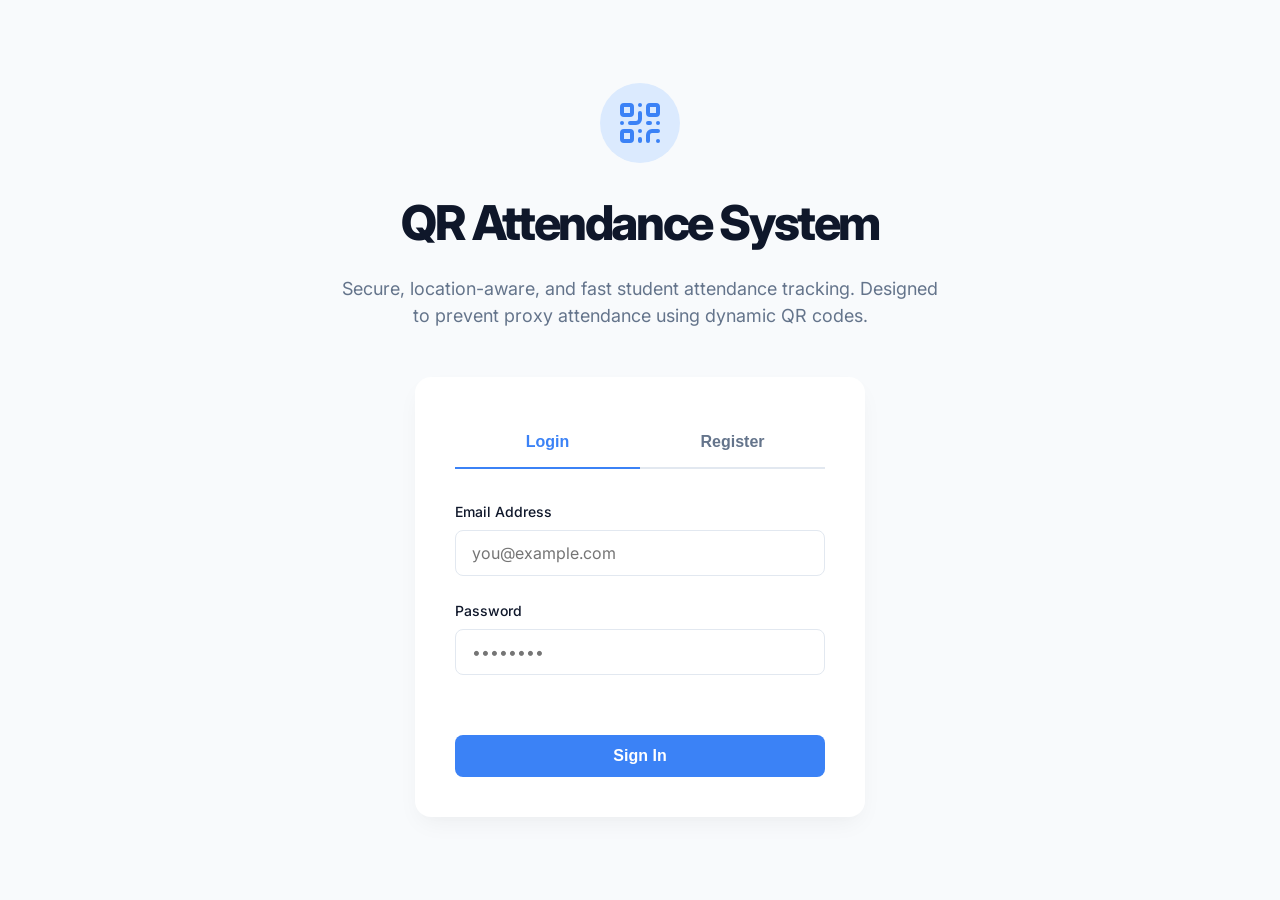
<file: QR attendance/index.html>
<!DOCTYPE html>
<html lang="en">
<head>
  <meta charset="UTF-8">
  <meta name="viewport" content="width=device-width, initial-scale=1.0">
  <title>QR Attendance System</title>
  <link rel="stylesheet" href="style.css">
  <link href="https://fonts.googleapis.com/css2?family=Inter:wght@400;500;600;700&display=swap" rel="stylesheet">
</head>
<body>
  <div class="container landing-container">
    <div class="header-text">
      <div class="icon-wrapper">
        <svg xmlns="http://www.w3.org/2000/svg" width="48" height="48" viewBox="0 0 24 24" fill="none" stroke="currentColor" stroke-width="2" stroke-linecap="round" stroke-linejoin="round" class="lucide lucide-qr-code"><rect width="5" height="5" x="3" y="3" rx="1"/><rect width="5" height="5" x="16" y="3" rx="1"/><rect width="5" height="5" x="3" y="16" rx="1"/><path d="M21 16h-3a2 2 0 0 0-2 2v3"/><path d="M21 21v.01"/><path d="M12 7v3a2 2 0 0 1-2 2H7"/><path d="M3 12h.01"/><path d="M12 3h.01"/><path d="M12 16v.01"/><path d="M16 12h1"/><path d="M21 12v.01"/><path d="M12 21v-1"/></svg>
      </div>
      <h1>QR Attendance System</h1>
      <p>Secure, location-aware, and fast student attendance tracking. Designed to prevent proxy attendance using dynamic QR codes.</p>
    </div>

    <div class="card auth-card">
      <div class="tabs">
        <button class="tab-btn active" onclick="switchTab('login')">Login</button>
        <button class="tab-btn" onclick="switchTab('register')">Register</button>
      </div>

      <!-- Login Form -->
      <form id="loginForm" class="auth-form active">
        <div class="form-group">
          <label>Email Address</label>
          <input type="email" id="loginEmail" required placeholder="you@example.com">
        </div>
        <div class="form-group">
          <label>Password</label>
          <input type="password" id="loginPassword" required placeholder="••••••••">
        </div>
        <div id="loginError" class="error-text"></div>
        <button type="submit" class="btn btn-primary">Sign In</button>
      </form>

      <!-- Register Form -->
      <form id="registerForm" class="auth-form">
        <div class="form-group">
          <label>Full Name</label>
          <input type="text" id="regName" required placeholder="John Doe">
        </div>
        <div class="form-group">
          <label>Email Address</label>
          <input type="email" id="regEmail" required placeholder="you@example.com">
        </div>
        <div class="form-group">
          <label>Password</label>
          <input type="password" id="regPassword" required placeholder="••••••••">
        </div>
        <div class="form-group">
          <label>Role</label>
          <select id="regRole">
            <option value="STUDENT">Student</option>
            <option value="TEACHER">Teacher</option>
          </select>
        </div>
        <div id="regError" class="error-text"></div>
        <button type="submit" class="btn btn-primary">Create Account</button>
      </form>
    </div>
  </div>

  <script src="app.js"></script>
  <script>
    // Specific logic for index.html (Auth)
    function switchTab(tab) {
      document.querySelectorAll('.tab-btn').forEach(btn => btn.classList.remove('active'));
      document.querySelectorAll('.auth-form').forEach(form => form.classList.remove('active'));
      
      if(tab === 'login') {
        document.querySelector('.tab-btn:nth-child(1)').classList.add('active');
        document.getElementById('loginForm').classList.add('active');
      } else {
        document.querySelector('.tab-btn:nth-child(2)').classList.add('active');
        document.getElementById('registerForm').classList.add('active');
      }
    }

    // Redirect if already logged in
    document.addEventListener('DOMContentLoaded', () => {
      const user = AppDB.getCurrentUser();
      if(user) {
        window.location.href = user.role === 'TEACHER' ? 'teacher.html' : 'student.html';
      }
    });

    document.getElementById('registerForm').addEventListener('submit', (e) => {
      e.preventDefault();
      const name = document.getElementById('regName').value;
      const email = document.getElementById('regEmail').value;
      const password = document.getElementById('regPassword').value;
      const role = document.getElementById('regRole').value;

      try {
        Auth.register(name, email, password, role);
        document.getElementById('regError').style.color = 'green';
        document.getElementById('regError').innerText = 'Registration successful! Please login.';
        setTimeout(() => switchTab('login'), 1500);
      } catch (err) {
        document.getElementById('regError').style.color = 'red';
        document.getElementById('regError').innerText = err.message;
      }
    });

    document.getElementById('loginForm').addEventListener('submit', (e) => {
      e.preventDefault();
      const email = document.getElementById('loginEmail').value;
      const password = document.getElementById('loginPassword').value;

      try {
        const user = Auth.login(email, password);
        window.location.href = user.role === 'TEACHER' ? 'teacher.html' : 'student.html';
      } catch (err) {
        document.getElementById('loginError').style.color = 'red';
        document.getElementById('loginError').innerText = err.message;
      }
    });
  </script>
</body>
</html>
</file>
<file: QR attendance/style.css>
/* Base Styles & Typography */
:root {
  --primary: #3b82f6;
  --primary-dark: #2563eb;
  --bg-color: #f8fafc;
  --card-bg: #ffffff;
  --text-main: #0f172a;
  --text-muted: #64748b;
  --border-color: #e2e8f0;
  --error: #ef4444;
  --success: #22c55e;
}

* {
  box-sizing: border-box;
  margin: 0;
  padding: 0;
}

body {
  font-family: 'Inter', sans-serif;
  background-color: var(--bg-color);
  color: var(--text-main);
  line-height: 1.5;
  -webkit-font-smoothing: antialiased;
}

.container {
  max-width: 1000px;
  margin: 0 auto;
  padding: 2rem;
}

/* Landing & Auth */
.landing-container {
  display: flex;
  flex-direction: column;
  align-items: center;
  justify-content: center;
  min-height: 100vh;
  gap: 3rem;
}

.header-text {
  text-align: center;
  max-width: 600px;
}

.header-text h1 {
  font-size: 3rem;
  font-weight: 800;
  letter-spacing: -0.05em;
  margin-bottom: 1rem;
}

.header-text p {
  font-size: 1.125rem;
  color: var(--text-muted);
}

.icon-wrapper {
  display: inline-flex;
  padding: 1rem;
  background: #dbeafe;
  color: var(--primary);
  border-radius: 50%;
  margin-bottom: 1.5rem;
}

.card {
  background: var(--card-bg);
  border-radius: 1rem;
  box-shadow: 0 10px 25px -5px rgba(0, 0, 0, 0.05), 0 8px 10px -6px rgba(0, 0, 0, 0.01);
  padding: 2.5rem;
  width: 100%;
}

.auth-card {
  max-width: 450px;
}

/* Tabs */
.tabs {
  display: flex;
  border-bottom: 2px solid var(--border-color);
  margin-bottom: 2rem;
}

.tab-btn {
  flex: 1;
  background: none;
  border: none;
  padding: 1rem;
  font-size: 1rem;
  font-weight: 600;
  color: var(--text-muted);
  cursor: pointer;
  position: relative;
  transition: color 0.2s;
}

.tab-btn.active {
  color: var(--primary);
}

.tab-btn.active::after {
  content: '';
  position: absolute;
  bottom: -2px;
  left: 0;
  right: 0;
  height: 2px;
  background-color: var(--primary);
}

/* Forms */
.auth-form {
  display: none;
}

.auth-form.active {
  display: block;
  animation: fadeIn 0.3s ease;
}

.form-group {
  margin-bottom: 1.5rem;
}

.form-group label {
  display: block;
  font-size: 0.875rem;
  font-weight: 500;
  margin-bottom: 0.5rem;
}

.form-group input, .form-group select {
  width: 100%;
  padding: 0.75rem 1rem;
  border: 1px solid var(--border-color);
  border-radius: 0.5rem;
  font-size: 1rem;
  transition: all 0.2s;
  font-family: inherit;
}

.form-group input:focus, .form-group select:focus {
  outline: none;
  border-color: var(--primary);
  box-shadow: 0 0 0 3px rgba(59, 130, 246, 0.1);
}

.error-text {
  color: var(--error);
  font-size: 0.875rem;
  margin-bottom: 1rem;
  min-height: 1.25rem;
  text-align: center;
}

/* Buttons */
.btn {
  display: inline-flex;
  align-items: center;
  justify-content: center;
  gap: 0.5rem;
  width: 100%;
  padding: 0.75rem 1.5rem;
  border-radius: 0.5rem;
  font-size: 1rem;
  font-weight: 600;
  cursor: pointer;
  transition: all 0.2s;
  border: none;
}

.btn-primary {
  background-color: var(--primary);
  color: white;
}

.btn-primary:hover {
  background-color: var(--primary-dark);
}

.btn-secondary {
  background-color: #f1f5f9;
  color: var(--text-main);
}

.btn-secondary:hover {
  background-color: #e2e8f0;
}

/* Dashboard Layout */
.topbar {
  display: flex;
  justify-content: space-between;
  align-items: center;
  padding: 1.5rem;
  background: var(--card-bg);
  border-radius: 1rem;
  box-shadow: 0 4px 6px -1px rgba(0, 0, 0, 0.05);
  margin-bottom: 2rem;
}

.logout-btn {
  background: none;
  border: none;
  color: var(--text-muted);
  cursor: pointer;
  font-weight: 500;
  display: flex;
  align-items: center;
  gap: 0.5rem;
}

.logout-btn:hover {
  color: var(--error);
}

.grid {
  display: grid;
  grid-template-columns: 1fr;
  gap: 2rem;
}

@media (min-width: 768px) {
  .grid-2 {
    grid-template-columns: 1fr 1fr;
  }
}

/* List Items */
.list-item {
  display: flex;
  justify-content: space-between;
  align-items: center;
  padding: 1rem;
  border: 1px solid var(--border-color);
  border-radius: 0.75rem;
  margin-bottom: 1rem;
}

.badge {
  padding: 0.25rem 0.75rem;
  border-radius: 9999px;
  font-size: 0.75rem;
  font-weight: 600;
}

.badge.active {
  background: #dcfce7;
  color: #166534;
}

.badge.ended {
  background: #f1f5f9;
  color: #475569;
}

/* QR Scanner */
#reader {
  width: 100%;
  border-radius: 1rem;
  overflow: hidden;
  border: 2px solid var(--primary);
}

/* Animations */
@keyframes fadeIn {
  from { opacity: 0; transform: translateY(5px); }
  to { opacity: 1; transform: translateY(0); }
}

.hidden {
  display: none !important;
}
</file>
